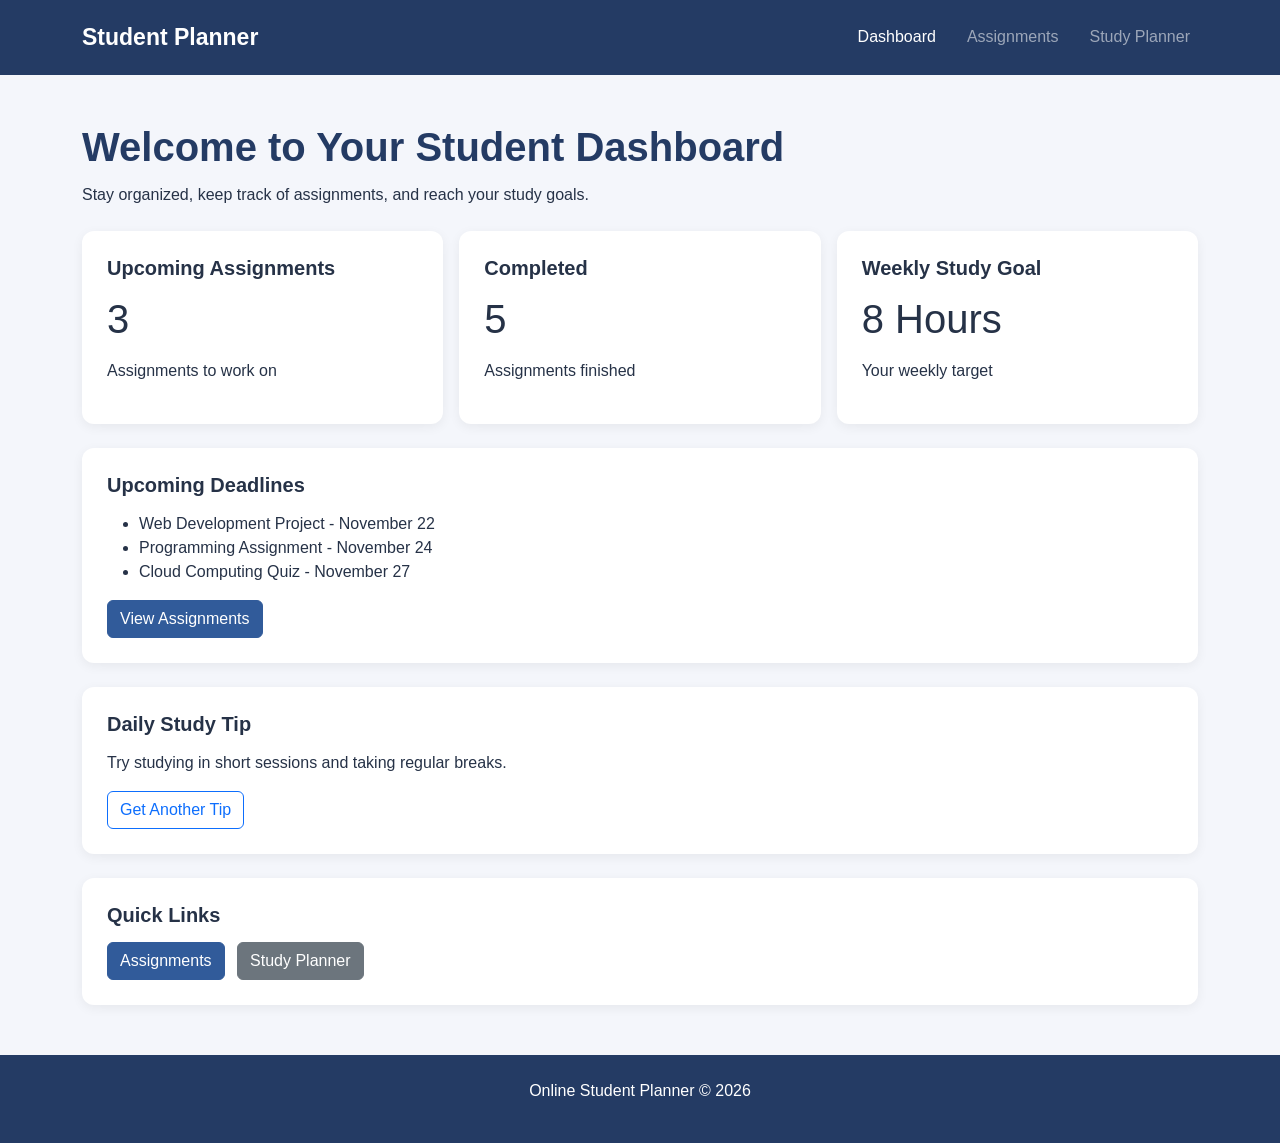
<file: index.html>
<!DOCTYPE html>
<html lang="en">
<head>
    <meta charset="UTF-8">
    <meta name="viewport" content="width=device-width, initial-scale=1.0">
    <title>Online Student Planner | Dashboard</title>

    <!-- Bootstrap styling -->
    <link href="https://cdn.jsdelivr.net/npm/bootstrap@5.3.3/dist/css/bootstrap.min.css" rel="stylesheet">

    <!-- Our custom CSS -->
    <link rel="stylesheet" href="css/style.css">
</head>
<body>

    <!-- Main navigation -->
    <header>
        <nav class="navbar navbar-expand-lg navbar-dark">
            <div class="container">
                <a class="navbar-brand" href="index.html">Student Planner</a>

                <div class="navbar-nav ms-auto">
                    <a class="nav-link active" href="index.html">Dashboard</a>
                    <a class="nav-link" href="assignments.html">Assignments</a>
                    <a class="nav-link" href="study-planner.html">Study Planner</a>
                </div>
            </div>
        </nav>
    </header>

    <main class="container my-5">

        <!-- Welcome section -->
        <section class="mb-4">
            <h1>Welcome to Your Student Dashboard</h1>
            <p>Stay organized, keep track of assignments, and reach your study goals.</p>
        </section>

        <!-- Progress cards -->
        <section class="row g-3 mb-4">
            <div class="col-md-4">
                <div class="planner-card">
                    <h2>Upcoming Assignments</h2>
                    <p class="display-6" id="assignment-count">3</p>
                    <p>Assignments to work on</p>
                </div>
            </div>

            <div class="col-md-4">
                <div class="planner-card">
                    <h2>Completed</h2>
                    <p class="display-6">5</p>
                    <p>Assignments finished</p>
                </div>
            </div>

            <div class="col-md-4">
                <div class="planner-card">
                    <h2>Weekly Study Goal</h2>
                    <p class="display-6">8 Hours</p>
                    <p>Your weekly target</p>
                </div>
            </div>
        </section>

        <!-- Upcoming deadlines -->
        <section class="planner-card mb-4">
            <h2>Upcoming Deadlines</h2>
            <ul>
                <li>Web Development Project - November 22</li>
                <li>Programming Assignment - November 24</li>
                <li>Cloud Computing Quiz - November 27</li>
            </ul>
            <a href="assignments.html" class="btn btn-primary">View Assignments</a>
        </section>

        <!-- Daily study tip from an API -->
        <section class="planner-card mb-4">
            <h2>Daily Study Tip</h2>
            <p id="study-tip">Loading your study tip...</p>
            <button class="btn btn-outline-primary" id="refresh-tip">
                Get Another Tip
            </button>
        </section>

        <!-- Quick links -->
        <section class="planner-card">
            <h2>Quick Links</h2>
            <a href="assignments.html" class="btn btn-primary me-2">Assignments</a>
            <a href="study-planner.html" class="btn btn-secondary">Study Planner</a>
        </section>

    </main>

    <footer class="text-center py-4">
        <p>Online Student Planner &copy; 2026</p>
    </footer>

    <!-- Bootstrap JavaScript -->
    <script src="https://cdn.jsdelivr.net/npm/bootstrap@5.3.3/dist/js/bootstrap.bundle.min.js"></script>

    <!-- Our JavaScript -->
    <script src="js/script.js" defer></script>
</body>
</html>
</file>
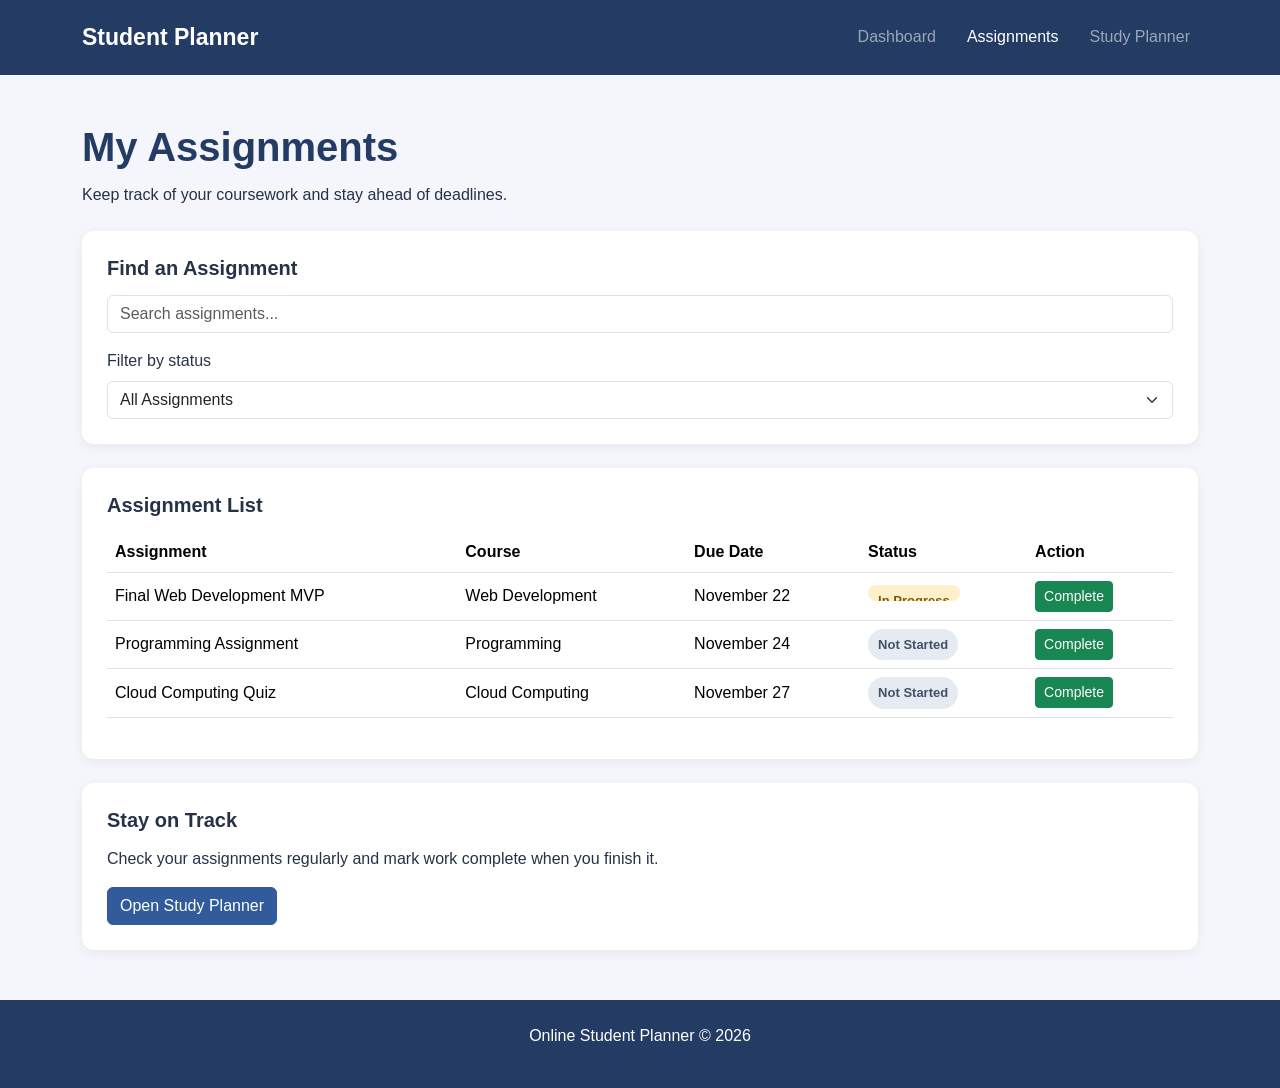
<file: assignments.html>
<!DOCTYPE html>
<html lang="en">
<head>
    <meta charset="UTF-8">
    <meta name="viewport" content="width=device-width, initial-scale=1.0">
    <title>Online Student Planner | Assignments</title>

    <link href="https://cdn.jsdelivr.net/npm/bootstrap@5.3.3/dist/css/bootstrap.min.css" rel="stylesheet">
    <link rel="stylesheet" href="css/style.css">
</head>
<body>

    <!-- Main navigation -->
    <header>
        <nav class="navbar navbar-expand-lg navbar-dark">
            <div class="container">
                <a class="navbar-brand" href="index.html">Student Planner</a>

                <div class="navbar-nav ms-auto">
                    <a class="nav-link" href="index.html">Dashboard</a>
                    <a class="nav-link active" href="assignments.html">Assignments</a>
                    <a class="nav-link" href="study-planner.html">Study Planner</a>
                </div>
            </div>
        </nav>
    </header>

    <main class="container my-5">

        <section class="mb-4">
            <h1>My Assignments</h1>
            <p>Keep track of your coursework and stay ahead of deadlines.</p>
        </section>

        <!-- Search and filter -->
        <section class="planner-card mb-4">
            <h2>Find an Assignment</h2>

            <input
                type="text"
                id="assignment-search"
                class="form-control mb-3"
                placeholder="Search assignments..."
                aria-label="Search assignments"
            >

            <label for="status-filter" class="form-label">Filter by status</label>
            <select id="status-filter" class="form-select">
                <option value="all">All Assignments</option>
                <option value="Not Started">Not Started</option>
                <option value="In Progress">In Progress</option>
                <option value="Completed">Completed</option>
            </select>
        </section>

        <!-- Assignment list -->
        <section class="planner-card">
            <h2>Assignment List</h2>

            <div class="table-responsive">
                <table class="table table-hover">
                    <thead>
                        <tr>
                            <th>Assignment</th>
                            <th>Course</th>
                            <th>Due Date</th>
                            <th>Status</th>
                            <th>Action</th>
                        </tr>
                    </thead>

                    <tbody id="assignment-list">
                        <tr data-status="In Progress">
                            <td>Final Web Development MVP</td>
                            <td>Web Development</td>
                            <td>November 22</td>
                            <td><span class="status-badge progress">In Progress</span></td>
                            <td>
                                <button class="btn btn-sm btn-success complete-btn">
                                    Complete
                                </button>
                            </td>
                        </tr>

                        <tr data-status="Not Started">
                            <td>Programming Assignment</td>
                            <td>Programming</td>
                            <td>November 24</td>
                            <td><span class="status-badge not-started">Not Started</span></td>
                            <td>
                                <button class="btn btn-sm btn-success complete-btn">
                                    Complete
                                </button>
                            </td>
                        </tr>

                        <tr data-status="Not Started">
                            <td>Cloud Computing Quiz</td>
                            <td>Cloud Computing</td>
                            <td>November 27</td>
                            <td><span class="status-badge not-started">Not Started</span></td>
                            <td>
                                <button class="btn btn-sm btn-success complete-btn">
                                    Complete
                                </button>
                            </td>
                        </tr>
                    </tbody>
                </table>
            </div>

            <p id="no-results" hidden>No assignments match your search.</p>
        </section>

        <section class="planner-card mt-4">
            <h2>Stay on Track</h2>
            <p>Check your assignments regularly and mark work complete when you finish it.</p>
            <a href="study-planner.html" class="btn btn-primary">Open Study Planner</a>
        </section>

    </main>

    <footer class="text-center py-4">
        <p>Online Student Planner &copy; 2026</p>
    </footer>

    <script src="https://cdn.jsdelivr.net/npm/bootstrap@5.3.3/dist/js/bootstrap.bundle.min.js"></script>
    <script src="js/script.js" defer></script>
</body>
</html>
</file>
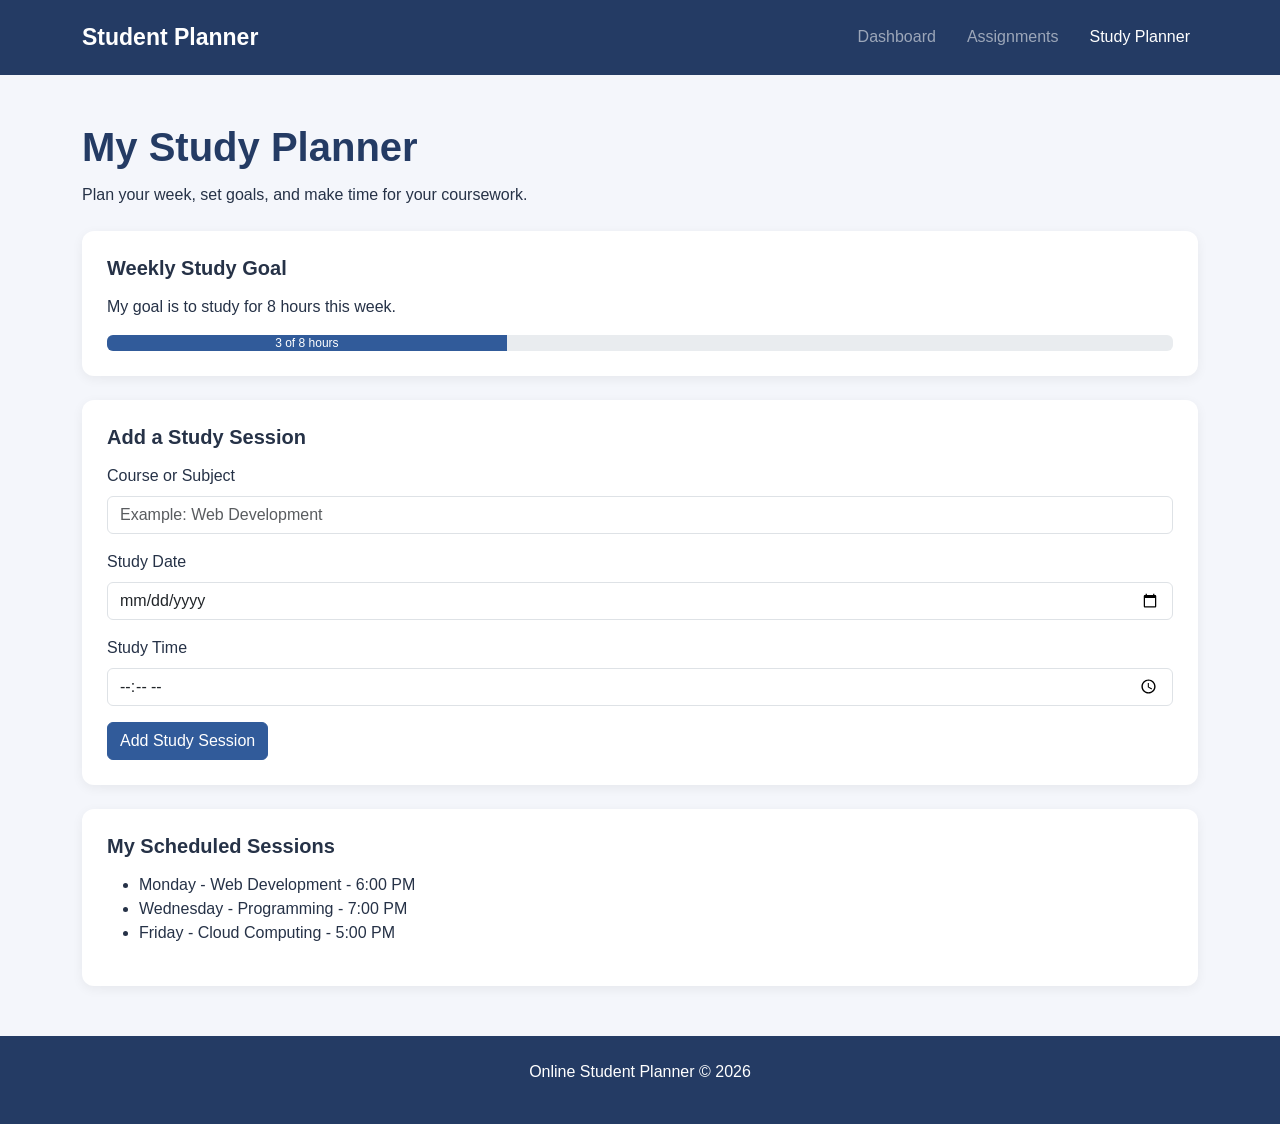
<file: study-planner.html>
<!DOCTYPE html>
<html lang="en">
<head>
    <meta charset="UTF-8">
    <meta name="viewport" content="width=device-width, initial-scale=1.0">
    <title>Online Student Planner | Study Planner</title>

    <link href="https://cdn.jsdelivr.net/npm/bootstrap@5.3.3/dist/css/bootstrap.min.css" rel="stylesheet">
    <link rel="stylesheet" href="css/style.css">
</head>
<body>

    <!-- Main navigation -->
    <header>
        <nav class="navbar navbar-expand-lg navbar-dark">
            <div class="container">
                <a class="navbar-brand" href="index.html">Student Planner</a>

                <div class="navbar-nav ms-auto">
                    <a class="nav-link" href="index.html">Dashboard</a>
                    <a class="nav-link" href="assignments.html">Assignments</a>
                    <a class="nav-link active" href="study-planner.html">Study Planner</a>
                </div>
            </div>
        </nav>
    </header>

    <main class="container my-5">

        <section class="mb-4">
            <h1>My Study Planner</h1>
            <p>Plan your week, set goals, and make time for your coursework.</p>
        </section>

        <!-- Weekly study goal -->
        <section class="planner-card mb-4">
            <h2>Weekly Study Goal</h2>
            <p>My goal is to study for 8 hours this week.</p>

            <div class="progress" role="progressbar"
                 aria-label="Weekly study goal progress"
                 aria-valuenow="3" aria-valuemin="0" aria-valuemax="8">
                <div class="progress-bar" style="width: 37.5%">3 of 8 hours</div>
            </div>
        </section>

        <!-- Add a study session -->
        <section class="planner-card mb-4">
            <h2>Add a Study Session</h2>

            <form id="study-form">
                <div class="mb-3">
                    <label for="study-subject" class="form-label">Course or Subject</label>
                    <input type="text" id="study-subject" class="form-control"
                           placeholder="Example: Web Development" required>
                </div>

                <div class="mb-3">
                    <label for="study-date" class="form-label">Study Date</label>
                    <input type="date" id="study-date" class="form-control" required>
                </div>

                <div class="mb-3">
                    <label for="study-time" class="form-label">Study Time</label>
                    <input type="time" id="study-time" class="form-control" required>
                </div>

                <button type="submit" class="btn btn-primary">Add Study Session</button>
            </form>
        </section>

        <!-- Scheduled sessions -->
        <section class="planner-card">
            <h2>My Scheduled Sessions</h2>
            <ul id="study-session-list">
                <li>Monday - Web Development - 6:00 PM</li>
                <li>Wednesday - Programming - 7:00 PM</li>
                <li>Friday - Cloud Computing - 5:00 PM</li>
            </ul>
        </section>

    </main>

    <footer class="text-center py-4">
        <p>Online Student Planner &copy; 2026</p>
    </footer>

    <script src="https://cdn.jsdelivr.net/npm/bootstrap@5.3.3/dist/js/bootstrap.bundle.min.js"></script>
    <script src="js/script.js" defer></script>
</body>
</html>
</file>
<file: css/style.css>
/* Main website styling */
body {
    background-color: #f4f6fb;
    color: #263247;
    font-family: Arial, sans-serif;
    margin: 0;
}

/* Navigation bar */
.navbar {
    background-color: #243b64;
    padding: 15px;
}

.navbar-brand {
    font-size: 23px;
    font-weight: bold;
}

.nav-link {
    margin-left: 15px;
}

/* Main page headings */
h1 {
    color: #243b64;
    font-weight: bold;
    margin-bottom: 12px;
}

h2 {
    font-size: 20px;
    font-weight: bold;
    margin-bottom: 15px;
}

/* Reusable content cards */
.planner-card {
    background-color: white;
    border-radius: 12px;
    padding: 25px;
    box-shadow: 0 3px 12px rgba(0, 0, 0, 0.06);
    height: 100%;
}

/* Assignment status labels */
.status-badge {
    display: inline-block;
    padding: 6px 10px;
    border-radius: 20px;
    font-size: 13px;
    font-weight: bold;
}

.status-badge.progress {
    background-color: #fff0cc;
    color: #805900;
}

.not-started {
    background-color: #e6eaf1;
    color: #40516b;
}

.completed {
    background-color: #d9f3e2;
    color: #176b38;
}

/* Buttons */
.btn-primary {
    background-color: #315b9a;
    border-color: #315b9a;
}

.btn-primary:hover {
    background-color: #243b64;
    border-color: #243b64;
}

/* Tables */
.table {
    vertical-align: middle;
}

/* Study progress bar */
.progress-bar {
    background-color: #315b9a;
}

/* Footer */
footer {
    background-color: #243b64;
    color: white;
    margin-top: 50px;
}

/* Responsive layout for smaller screens */
@media (max-width: 768px) {
    .navbar-nav {
        margin-top: 10px;
    }

    .nav-link {
        margin-left: 0;
    }

    .planner-card {
        padding: 18px;
    }

    h1 {
        font-size: 27px;
    }
}

/* Flexbox layout for quick links */
.quick-links {
    display: flex;
    flex-wrap: wrap;
    gap: 12px;
    align-items: center;
}
</file>
